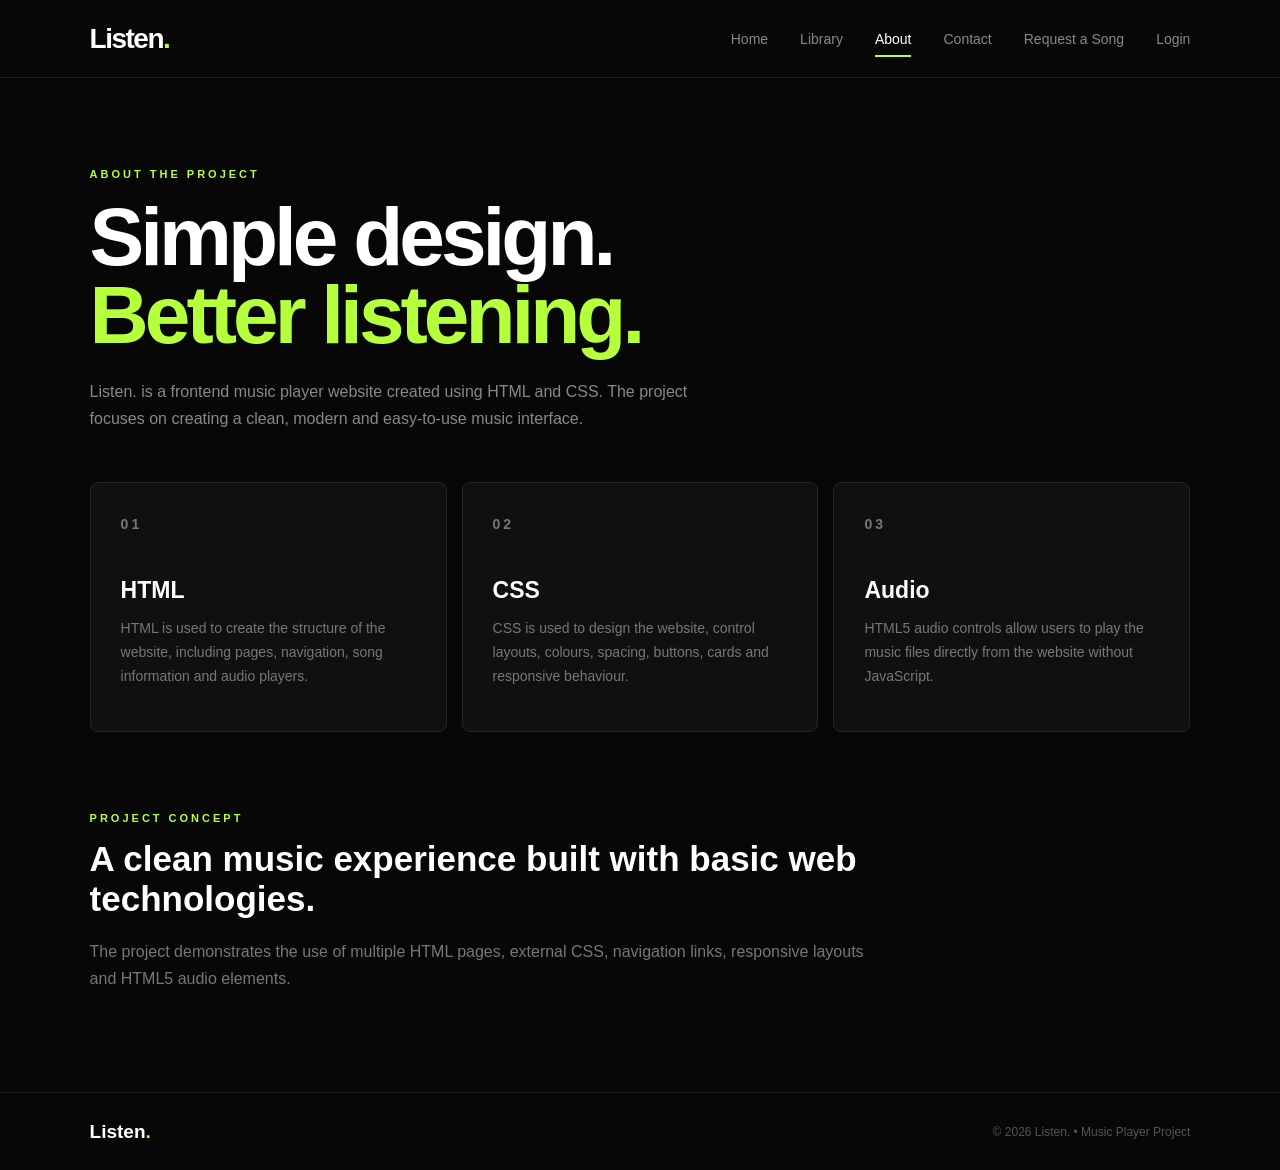
<file: about.html>
<!DOCTYPE html>
<html lang="en">
<head>
    <meta charset="UTF-8">
    <meta name="viewport" content="width=device-width, initial-scale=1.0">
    <title>Listen. | About</title>
    <link rel="stylesheet" href="style.css">
</head>
<body>

<header class="header">
    <a href="index.html" class="logo">Listen<span>.</span></a>
    <nav class="nav">
        <a href="index.html">Home</a>
        <a href="library.html">Library</a>
        <a href="about.html" class="active">About</a>
        <a href="contact.html">Contact</a>
        <a href="request.html">Request a Song</a>
        <a href="login.html">Login</a>
    </nav>
</header>

<main class="page">
    <section class="page-heading">
        <p class="eyebrow">ABOUT THE PROJECT</p>
        <h1>Simple design.<br><span>Better listening.</span></h1>
        <p>
            Listen. is a frontend music player website created using HTML and CSS.
            The project focuses on creating a clean, modern and easy-to-use music interface.
        </p>
    </section>

    <section class="about-grid">
        <div class="about-card card">
            <p class="eyebrow">01</p>
            <h2>HTML</h2>
            <p>HTML is used to create the structure of the website, including pages, navigation, song information and audio players.</p>
        </div>
        <div class="about-card card">
            <p class="eyebrow">02</p>
            <h2>CSS</h2>
            <p>CSS is used to design the website, control layouts, colours, spacing, buttons, cards and responsive behaviour.</p>
        </div>
        <div class="about-card card">
            <p class="eyebrow">03</p>
            <h2>Audio</h2>
            <p>HTML5 audio controls allow users to play the music files directly from the website without JavaScript.</p>
        </div>
    </section>

    <section class="project-note">
        <p class="eyebrow">PROJECT CONCEPT</p>
        <h2>A clean music experience built with basic web technologies.</h2>
        <p>
            The project demonstrates the use of multiple HTML pages, external CSS,
            navigation links, responsive layouts and HTML5 audio elements.
        </p>
    </section>
</main>

<footer class="footer">
    <div class="footer-logo">Listen<span>.</span></div>
    <p>© 2026 Listen. • Music Player Project</p>
</footer>

    <script src="script.js"></script>
</body>
</html>
</file>
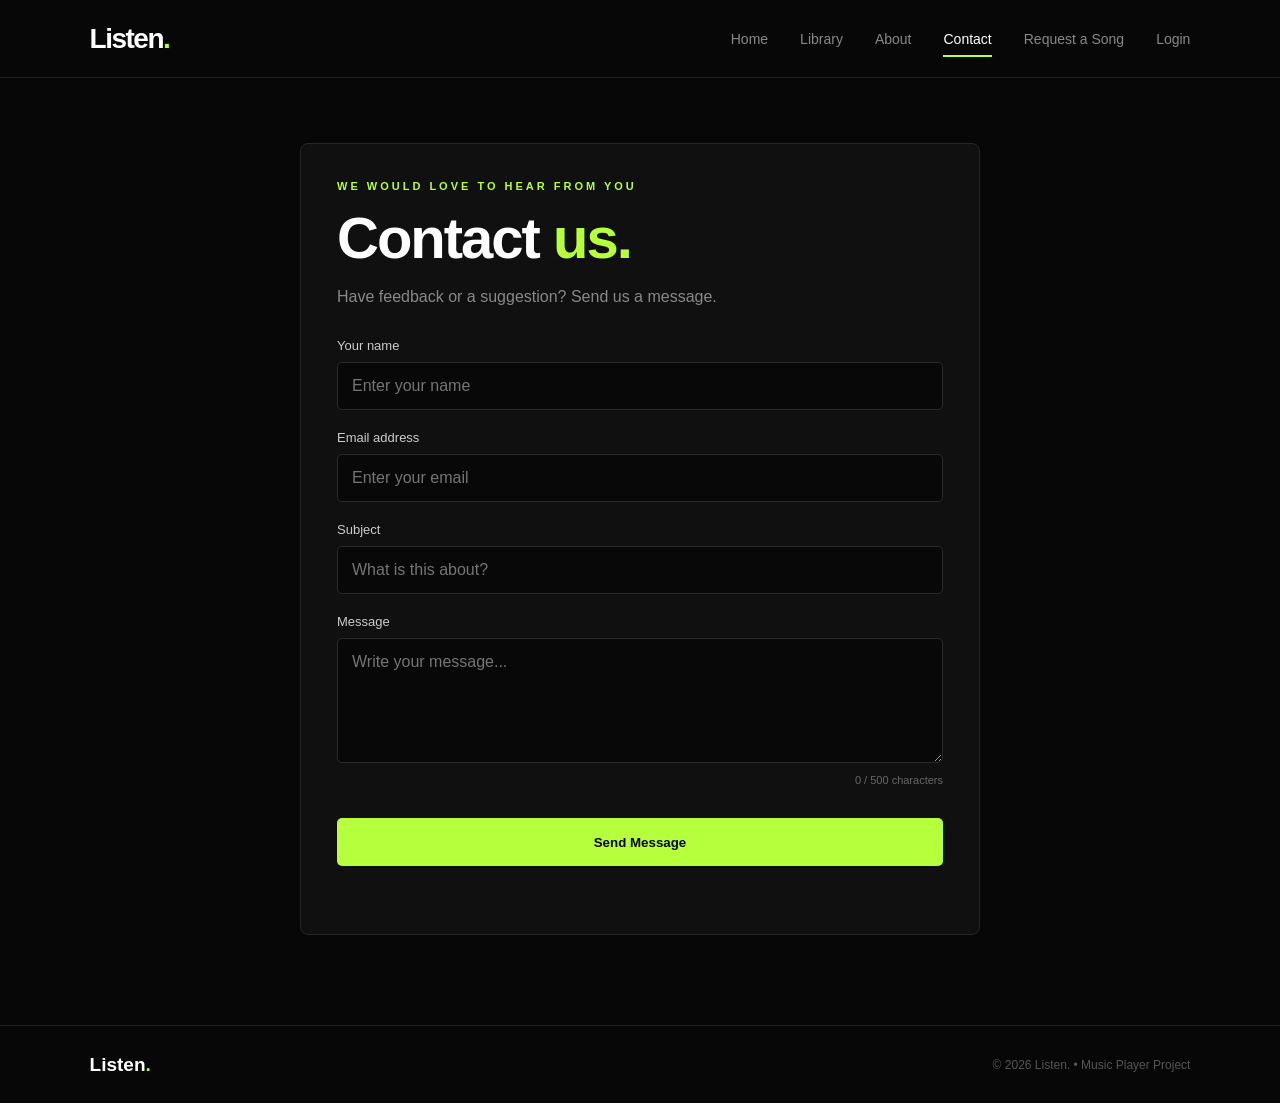
<file: contact.html>
<!DOCTYPE html>
<html lang="en"><head><meta charset="UTF-8"><meta name="viewport" content="width=device-width, initial-scale=1.0"><title>Listen. | Contact</title><link rel="stylesheet" href="style.css"></head>
<body>
<header class="header"><a href="index.html" class="logo">Listen<span>.</span></a><nav class="nav">
<a href="index.html">Home</a><a href="library.html">Library</a><a href="about.html">About</a><a href="contact.html" class="active">Contact</a><a href="request.html">Request a Song</a><a href="login.html">Login</a>
</nav></header>
<main class="form-page"><section class="form-container card">
<p class="eyebrow">WE WOULD LOVE TO HEAR FROM YOU</p><h1>Contact <span style="color:#b5ff3d">us.</span></h1>
<p class="form-intro">Have feedback or a suggestion? Send us a message.</p>
<form id="feedbackForm" data-json-form data-form-type="feedback">
<div class="form-field"><label for="feedbackName">Your name</label><input id="feedbackName" name="name" type="text" placeholder="Enter your name" required minlength="2"></div>
<div class="form-field"><label for="feedbackEmail">Email address</label><input id="feedbackEmail" name="email" type="email" placeholder="Enter your email" required></div>
<div class="form-field"><label for="feedbackSubject">Subject</label><input id="feedbackSubject" name="subject" type="text" placeholder="What is this about?" required></div>
<div class="form-field"><label for="feedbackMessage">Message</label><textarea id="feedbackMessage" name="message" placeholder="Write your message..." required minlength="10" maxlength="500" data-char-count></textarea><p class="char-count" id="feedbackCount">0 / 500 characters</p></div>
<button class="form-submit" type="submit">Send Message</button><p class="form-message" id="feedbackStatus" aria-live="polite"></p>
</form></section></main>
<footer class="footer"><div class="footer-logo">Listen<span>.</span></div><p>© 2026 Listen. • Music Player Project</p></footer>
<script src="script.js"></script></body></html>
</file>
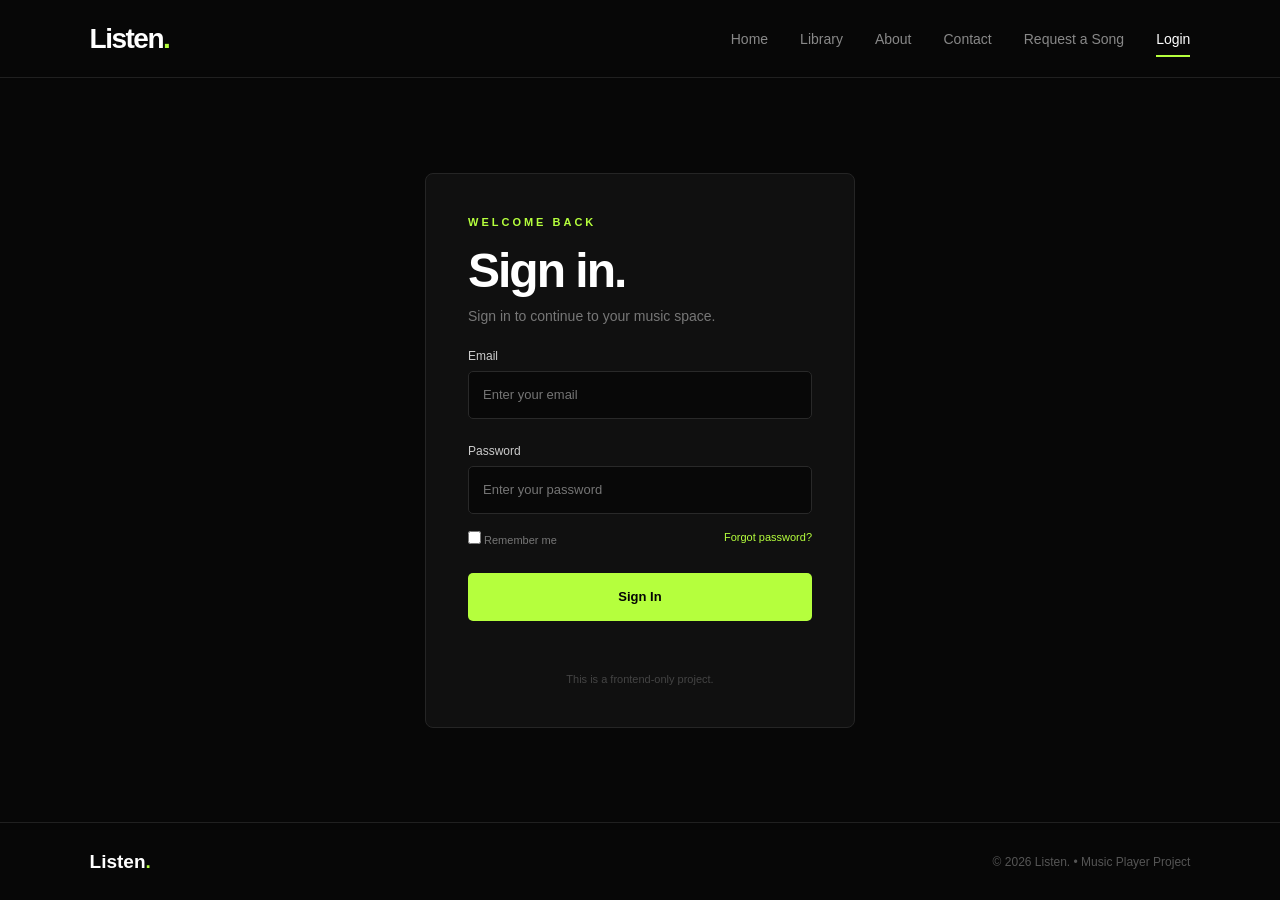
<file: login.html>
<!DOCTYPE html>
<html lang="en">
<head>
    <meta charset="UTF-8">
    <meta name="viewport" content="width=device-width, initial-scale=1.0">
    <title>Listen. | Login</title>
    <link rel="stylesheet" href="style.css">
</head>
<body>

    
<header class="header">
    <a href="index.html" class="logo">Listen<span>.</span></a>
    <nav class="nav">
        <a href="index.html">Home</a>
        <a href="library.html">Library</a>
        <a href="about.html">About</a>
        <a href="contact.html">Contact</a>
        <a href="request.html">Request a Song</a>
        <a href="login.html" class="active">Login</a>
    </nav>
</header>

<main class="login-page">
    <div class="login-box card">
        <p class="eyebrow">WELCOME BACK</p>
        <h1>Sign in.</h1>
        <p class="login-description">Sign in to continue to your music space.</p>

        <form id="loginForm">
            <div class="input-group">
                <label for="email">Email</label>
                <input type="email" id="email" placeholder="Enter your email" required>
            </div>

            <div class="input-group">
                <label for="password">Password</label>
                <input type="password" id="password" placeholder="Enter your password" required>
            </div>

            <div class="login-options">
                <label><input type="checkbox"> Remember me</label>
                <a href="#">Forgot password?</a>
            </div>

            <button type="submit" class="login-button">Sign In</button>
            <p id="loginMessage" class="form-message" aria-live="polite"></p>
        </form>

        <p class="demo-note">This is a frontend-only project.</p>
    </div>
</main>

<footer class="footer">
    <div class="footer-logo">Listen<span>.</span></div>
    <p>© 2026 Listen. • Music Player Project</p>
</footer>

    <script src="script.js"></script>
</body>
</html>
</file>
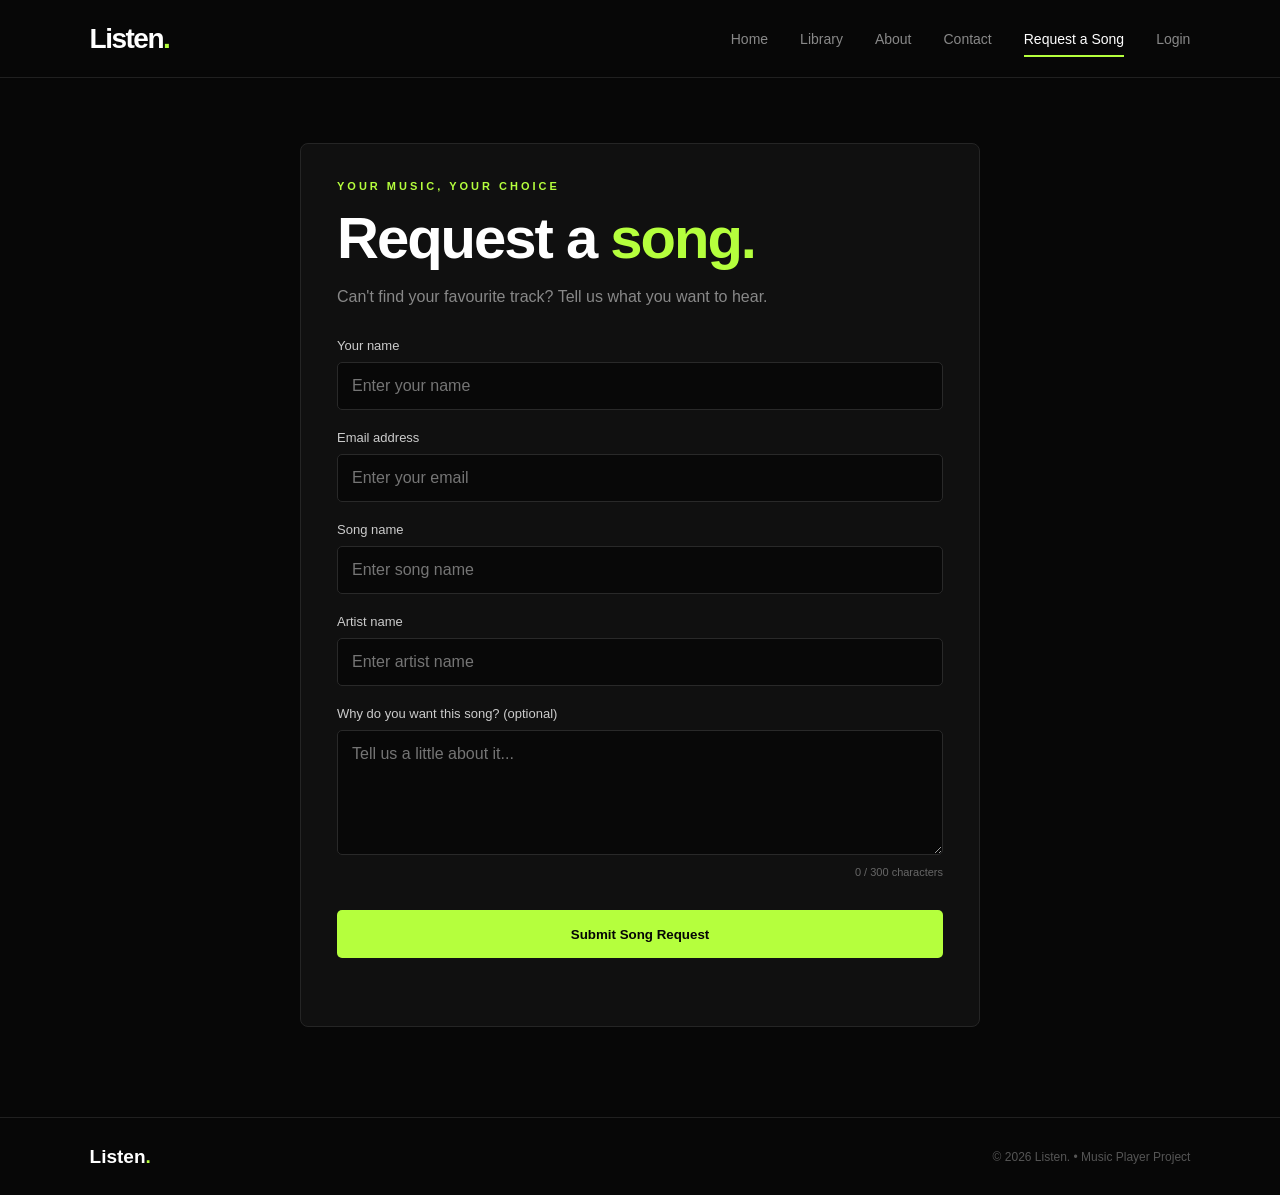
<file: request.html>
<!DOCTYPE html>
<html lang="en"><head><meta charset="UTF-8"><meta name="viewport" content="width=device-width, initial-scale=1.0"><title>Listen. | Request a Song</title><link rel="stylesheet" href="style.css"></head>
<body>
<header class="header"><a href="index.html" class="logo">Listen<span>.</span></a><nav class="nav">
<a href="index.html">Home</a><a href="library.html">Library</a><a href="about.html">About</a><a href="contact.html">Contact</a><a href="request.html" class="active">Request a Song</a><a href="login.html">Login</a>
</nav></header>
<main class="form-page"><section class="form-container card">
<p class="eyebrow">YOUR MUSIC, YOUR CHOICE</p><h1>Request a <span style="color:#b5ff3d">song.</span></h1>
<p class="form-intro">Can't find your favourite track? Tell us what you want to hear.</p>
<form id="requestForm" data-json-form data-form-type="song-request">
<div class="form-field"><label for="requestName">Your name</label><input id="requestName" name="name" type="text" placeholder="Enter your name" required minlength="2"></div>
<div class="form-field"><label for="requestEmail">Email address</label><input id="requestEmail" name="email" type="email" placeholder="Enter your email" required></div>
<div class="form-field"><label for="songTitle">Song name</label><input id="songTitle" name="songTitle" type="text" placeholder="Enter song name" required></div>
<div class="form-field"><label for="songArtist">Artist name</label><input id="songArtist" name="artist" type="text" placeholder="Enter artist name" required></div>
<div class="form-field"><label for="requestReason">Why do you want this song? (optional)</label><textarea id="requestReason" name="reason" placeholder="Tell us a little about it..." maxlength="300" data-char-count></textarea><p class="char-count" id="requestCount">0 / 300 characters</p></div>
<button class="form-submit" type="submit">Submit Song Request</button><p class="form-message" id="requestStatus" aria-live="polite"></p>
</form></section></main>
<footer class="footer"><div class="footer-logo">Listen<span>.</span></div><p>© 2026 Listen. • Music Player Project</p></footer>
<script src="script.js"></script></body></html>
</file>
<file: style.css>
* { margin: 0; padding: 0; box-sizing: border-box; }


body {
    background: #070707;
    color: #fff;
    font-family: Arial, Helvetica, sans-serif;
    min-height: 100vh;
}

a { color: inherit; text-decoration: none; }
button, input { font-family: inherit; }
audio { width: 100%; height: 40px; }

/* Header & footer */
.header, .footer {
    padding: 0 7%;
    display: flex;
    align-items: center;
    justify-content: space-between;
}

.header { height: 78px; border-bottom: 1px solid #202020; }
.footer { height: 78px; border-top: 1px solid #202020; color: #555; font-size: 12px; }

.logo { font-size: 28px; font-weight: 800; letter-spacing: -1.5px; }
.footer-logo { color: #fff; font-size: 19px; font-weight: 700; }
.logo span, .footer-logo span, .eyebrow, .hero h1 span, .about-hero h1 span { color: #b5ff3d; }

.nav { display: flex; gap: 32px; }
.nav a { position: relative; color: #888; font-size: 14px; transition: 0.3s; }
.nav a:hover, .nav a.active { color: #fff; }
.nav a.active::after {
    content: "";
    position: absolute;
    left: 0; right: 0; bottom: -10px;
    height: 2px;
    background: #b5ff3d;
}

/* Common */
.eyebrow { font-size: 11px; font-weight: 700; letter-spacing: 3px; }
.page { width: 86%; max-width: 1250px; margin: auto; }

.card {
    background: #101010;
    border: 1px solid #252525;
    border-radius: 8px;
}

.btn {
    display: inline-flex;
    align-items: center;
    justify-content: center;
    height: 46px;
    padding: 0 24px;
    border-radius: 5px;
    font-size: 13px;
    font-weight: 700;
    border: 1px solid #333;
    transition: 0.3s;
}
.btn:hover { border-color: #b5ff3d; color: #b5ff3d; }
.btn.primary { background: #b5ff3d; color: #050505; border-color: #b5ff3d; }
.btn.primary:hover { color: #050505; transform: translateY(-2px); }

/* Home */
.hero {
    padding: 75px 7%;
    display: flex;
    align-items: center;
    justify-content: space-between;
    background: radial-gradient(circle at 75% 50%, rgba(181, 255, 61, 0.07), transparent 30%);
}

.hero-content { width: 56%; max-width: 680px; }

.hero h1 {
    margin-top: 22px;
    font-size: clamp(52px, 7vw, 92px);
    line-height: 0.93;
    letter-spacing: -5px;
}
.hero h1 span { display: block; }

.hero-description { max-width: 480px; margin-top: 30px; color: #999; font-size: 17px; line-height: 1.7; }
.hero-buttons { display: flex; gap: 14px; margin-top: 34px; }

.hero-visual { width: 40%; display: flex; justify-content: center; }

.record {
    position: relative;
    width: 340px;
    height: 340px;
    border-radius: 50%;
    border: 7px solid #151515;
    background: repeating-radial-gradient(circle, #101010 0, #101010 4px, #181818 5px, #090909 7px);
    box-shadow: 0 35px 80px rgba(0, 0, 0, 0.7);
    animation: spin 14s linear infinite;
}

.record-center {
    position: absolute;
    top: 50%; left: 50%;
    width: 112px; height: 112px;
    transform: translate(-50%, -50%);
    border-radius: 50%;
    display: flex;
    align-items: center;
    justify-content: center;
    background: #b5ff3d;
    color: #070707;
    font-size: 14px;
    font-weight: 800;
}

@keyframes spin { to { transform: rotate(360deg); } }

.section-heading {
    display: flex;
    align-items: flex-end;
    justify-content: space-between;
    margin-bottom: 24px;
}
.section-heading h2 { margin-top: 8px; font-size: 30px; letter-spacing: -1px; }
.view-link { color: #888; font-size: 13px; transition: 0.3s; }
.view-link:hover { color: #b5ff3d; }

.featured-card {
    padding: 32px;
    display: grid;
    grid-template-columns: 80px 1fr 1.1fr;
    align-items: center;
    gap: 30px;
    margin-bottom: 90px;
}
.song-number { color: #333; font-size: 46px; font-weight: 800; }
.song-info h3 { margin: 8px 0; font-size: 28px; }
.artist { color: #aaa; font-size: 14px; margin-bottom: 5px; }
.album { color: #555; font-size: 12px; }
.player p { margin-bottom: 9px; color: #666; font-size: 11px; }

/* Page headings (Library & About) */
.page-heading { max-width: 850px; padding: 90px 0 50px; }
.page-heading h1 {
    margin-top: 18px;
    font-size: clamp(48px, 7vw, 82px);
    line-height: 0.95;
    letter-spacing: -4px;
}
.page-heading h1 span { color: #b5ff3d; }
.page-heading p:last-child { max-width: 620px; margin-top: 24px; color: #888; font-size: 16px; line-height: 1.7; }

/* Library */
.library { display: flex; flex-direction: column; gap: 12px; padding-bottom: 90px; counter-reset: song; }

.song-card {
    padding: 20px 24px;
    display: grid;
    grid-template-columns: 60px 1fr 360px;
    align-items: center;
    gap: 20px;
    border-color: #222;
    transition: 0.25s;
}
.song-card:hover { border-color: #3b3b3b; transform: translateX(3px); }

.song-card::before {
    counter-increment: song;
    content: counter(song, decimal-leading-zero);
    color: #444;
    font-size: 18px;
    font-weight: 700;
}

.song-card h2 { margin-bottom: 7px; font-size: 17px; font-weight: 600; }
.song-card p { color: #777; font-size: 12px; line-height: 1.4; }

/* About */
.about-grid { display: grid; grid-template-columns: repeat(3, 1fr); gap: 15px; padding-bottom: 80px; }
.about-card { padding: 30px; min-height: 250px; }
.about-card .eyebrow { margin-bottom: 40px; }
.about-card h2 { margin-bottom: 13px; font-size: 23px; }
.about-card p { color: #777; font-size: 14px; line-height: 1.7; }

.project-note { max-width: 800px; padding-bottom: 100px; }
.project-note h2 { margin: 15px 0 18px; font-size: 35px; line-height: 1.15; }
.project-note p:last-child { color: #777; line-height: 1.7; }

/* Login */
.login-page {
    min-height: calc(100vh - 156px);
    display: flex;
    align-items: center;
    justify-content: center;
    padding: 60px 20px;
}

.login-box { width: 100%; max-width: 430px; padding: 42px; }
.login-box h1 { margin-top: 15px; font-size: 48px; letter-spacing: -2px; }
.login-description { margin-top: 10px; color: #777; font-size: 14px; }

.input-group { margin-top: 25px; }
.input-group label { display: block; margin-bottom: 8px; color: #ccc; font-size: 12px; }
.input-group input {
    width: 100%;
    height: 48px;
    padding: 0 14px;
    outline: none;
    background: #080808;
    color: #fff;
    border: 1px solid #292929;
    border-radius: 5px;
    font-size: 13px;
}
.input-group input:focus { border-color: #b5ff3d; }

.login-options { margin-top: 17px; display: flex; justify-content: space-between; font-size: 11px; }
.login-options label { color: #777; }
.login-options a { color: #b5ff3d; }

.login-button {
    width: 100%;
    height: 48px;
    margin-top: 27px;
    border: none;
    border-radius: 5px;
    background: #b5ff3d;
    color: #050505;
    font-size: 13px;
    font-weight: 700;
    cursor: pointer;
}

.demo-note { margin-top: 20px; text-align: center; color: #444; font-size: 11px; }

/* Responsive */
@media (max-width: 800px) {
    .header { height: auto; padding: 20px 6%; flex-direction: column; gap: 16px; }
    .footer { height: auto; padding: 25px 6%; flex-direction: column; gap: 10px; }
    .nav { gap: 20px; }
    .nav a { font-size: 12px; }

    .hero { padding: 60px 6%; flex-direction: column; text-align: center; }
    .hero-content, .hero-visual { width: 100%; }
    .hero h1 { font-size: 48px; letter-spacing: -3px; }
    .hero-description { margin: 30px auto 0; font-size: 14px; }
    .hero-buttons { flex-direction: column; }
    .hero-visual { margin-top: 60px; }
    .record { width: 250px; height: 250px; }
    .record-center { width: 82px; height: 82px; }

    .section-heading { flex-direction: column; align-items: flex-start; gap: 15px; }
    .featured-card, .song-card { grid-template-columns: 1fr; gap: 15px; }
    .song-number { font-size: 32px; }

    .page-heading { padding-top: 65px; }
    .page-heading h1 { font-size: 52px; letter-spacing: -3px; }
    .about-grid { grid-template-columns: 1fr; }
    .login-box { padding: 30px 24px; }
}


/* Evaluation 2: forms and JavaScript interactions */
.nav { flex-wrap: wrap; justify-content: flex-end; }
.search-area { max-width: 620px; margin: 0 0 28px; }
.search-area label, .form-field label { display: block; margin-bottom: 9px; color: #ccc; font-size: 13px; }
.search-area input, .form-field input, .form-field textarea, .form-field select {
    width: 100%; padding: 14px; background: #080808; color: #fff;
    border: 1px solid #292929; border-radius: 5px; outline: none; font: inherit;
}
.search-area input:focus, .form-field input:focus, .form-field textarea:focus, .form-field select:focus { border-color: #b5ff3d; }
.form-page { min-height: calc(100vh - 156px); padding: 65px 7% 90px; }
.form-container { max-width: 680px; margin: 0 auto; padding: 36px; }
.form-container h1 { margin: 12px 0; font-size: clamp(38px, 6vw, 58px); letter-spacing: -2px; }
.form-intro { margin-bottom: 28px; color: #888; line-height: 1.7; }
.form-field { margin: 20px 0; }
.form-field textarea { min-height: 125px; resize: vertical; }
.form-submit { width: 100%; min-height: 48px; margin-top: 12px; border: 0; border-radius: 5px; background: #b5ff3d; color: #050505; font-weight: 700; cursor: pointer; }
.form-submit:hover { transform: translateY(-2px); }
.form-message { min-height: 20px; margin-top: 12px; color: #b5ff3d; font-size: 13px; line-height: 1.5; }
.form-message.error { color: #ff7777; }
.char-count { margin-top: 7px; color: #666; font-size: 11px; text-align: right; }
.no-results { color: #888; padding: 20px 0; }
@media (max-width: 800px) { .nav { justify-content: center; gap: 12px 18px; } .form-page { padding: 45px 6%; } .form-container { padding: 26px 20px; } }
</file>
